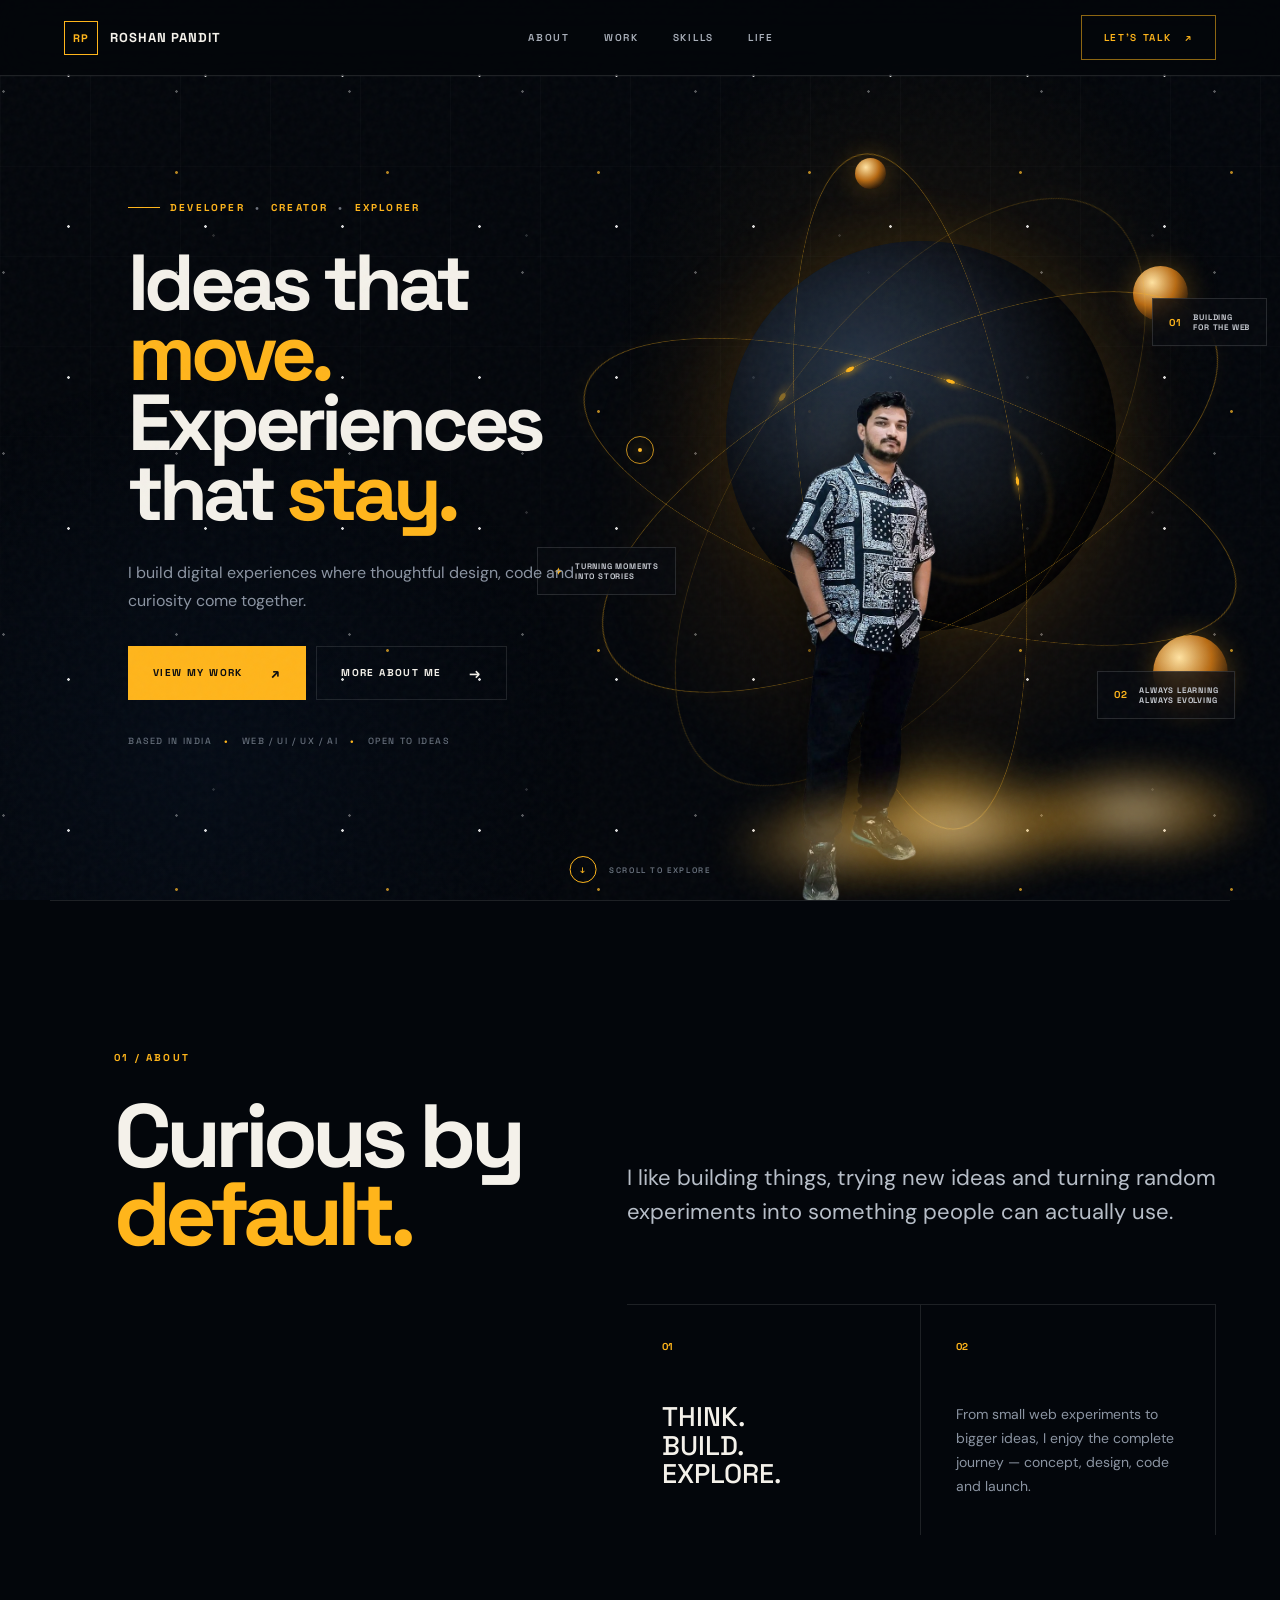
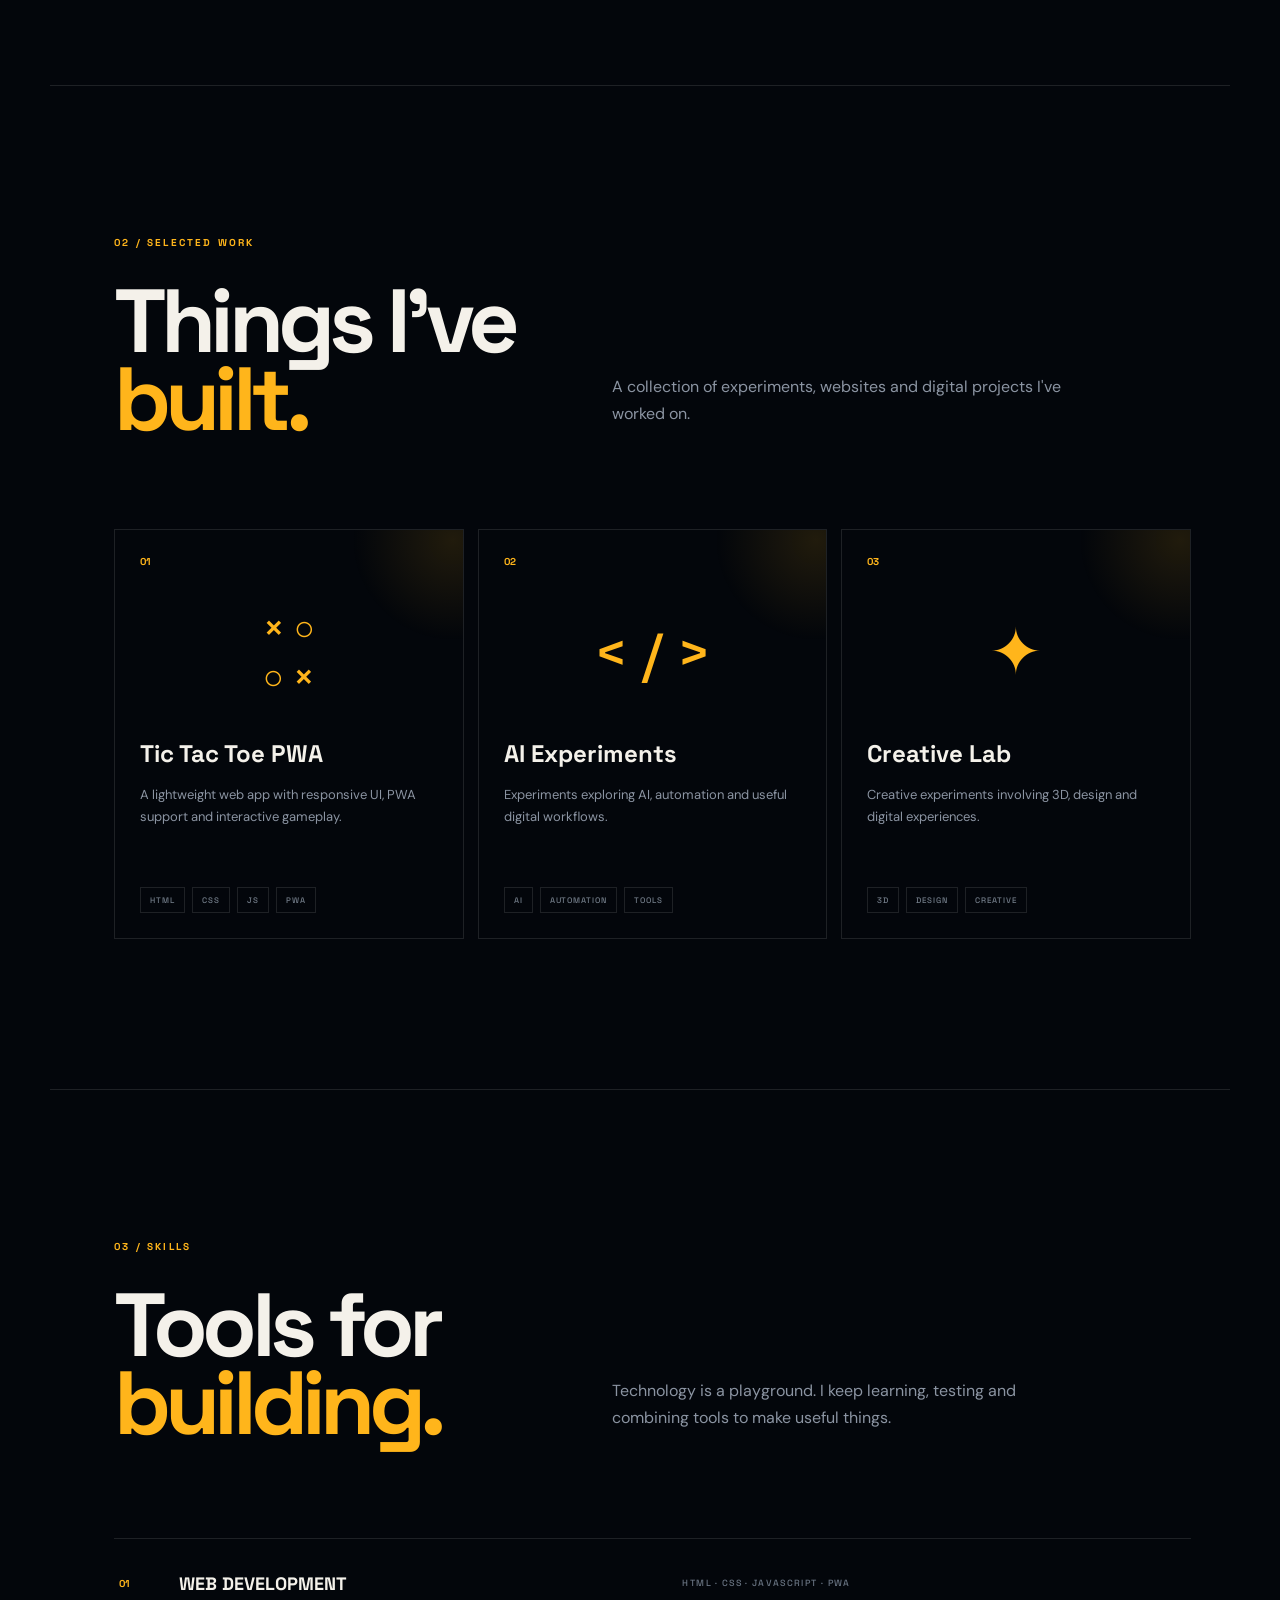
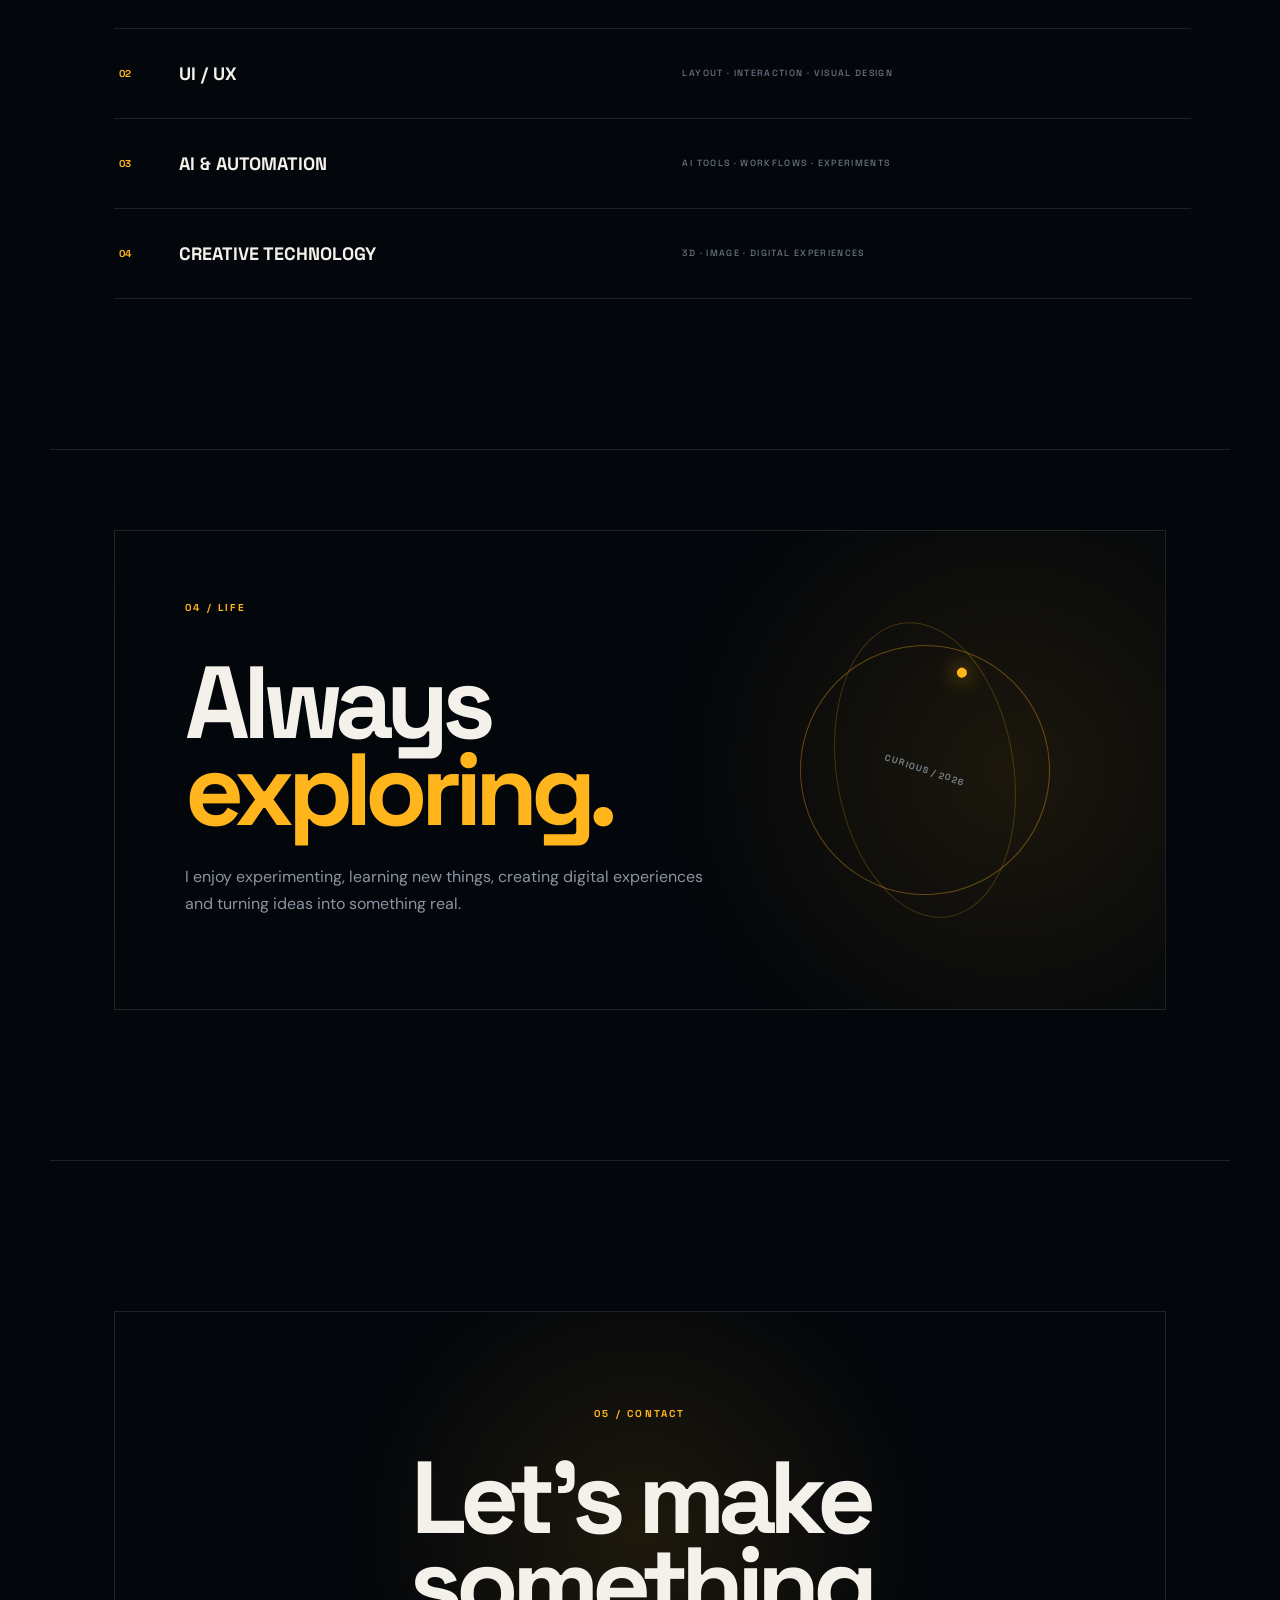
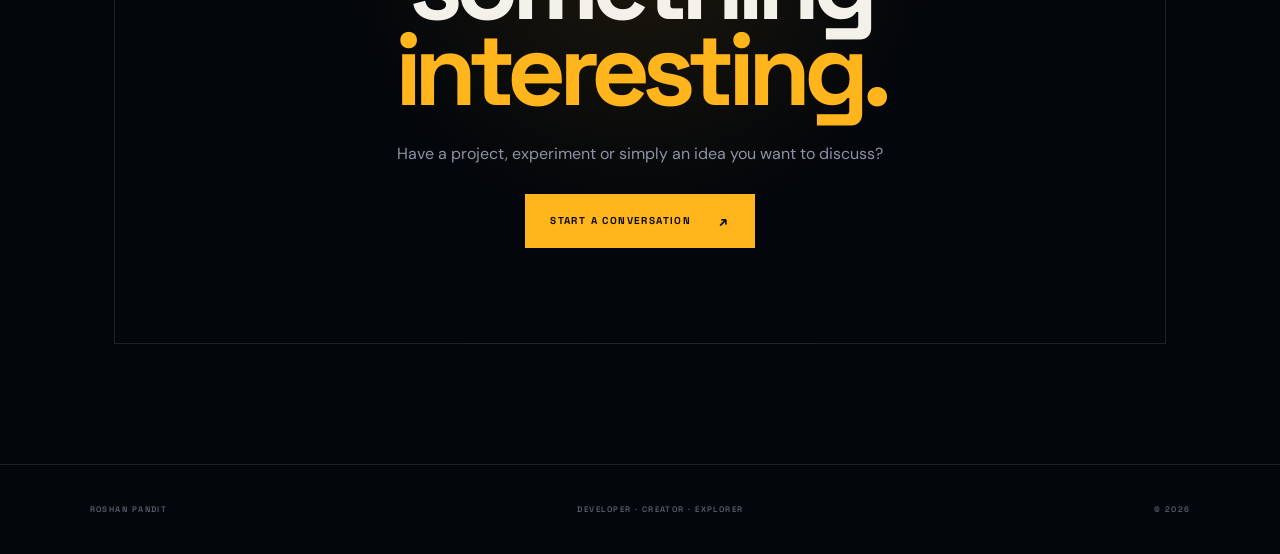
<file: index.html>
<!DOCTYPE html>
<html lang="en">
<head>
  <meta charset="UTF-8">
  <meta name="viewport" content="width=device-width, initial-scale=1.0">
  <meta name="theme-color" content="#05070b">
  <title>Roshan Pandit — Developer • Creator • Explorer</title>
  <link rel="preconnect" href="https://fonts.googleapis.com">
  <link rel="preconnect" href="https://fonts.gstatic.com" crossorigin>
  <link href="https://fonts.googleapis.com/css2?family=DM+Sans:wght@400;500;600;700&family=Space+Grotesk:wght@400;500;600;700&display=swap" rel="stylesheet">
  <link rel="stylesheet" href="style.css">
</head>
<body>
  <div id="cursor"><span></span></div>
  <div class="starfield" aria-hidden="true"></div>
  <div class="noise" aria-hidden="true"></div>

  <header class="site-header">
    <a class="brand" href="#home" aria-label="Roshan Pandit home">
      <span class="brand-mark">RP</span>
      <span>ROSHAN PANDIT</span>
    </a>
    <nav>
      <a href="#about">ABOUT</a>
      <a href="#work">WORK</a>
      <a href="#skills">SKILLS</a>
      <a href="#life">LIFE</a>
    </nav>
    <a class="header-cta magnetic" href="#contact">LET'S TALK <i>↗</i></a>
  </header>

  <main>
    <section class="hero" id="home">
      <div class="hero-grid"></div>
      <div class="hero-copy reveal">
        <div class="eyebrow"><span></span> DEVELOPER <b>•</b> CREATOR <b>•</b> EXPLORER</div>
        <h1>Ideas that <em>move.</em><br>Experiences that <em>stay.</em></h1>
        <p>I build digital experiences where thoughtful design, code and curiosity come together.</p>
        <div class="hero-actions">
          <a class="button button-fill magnetic" href="#work">VIEW MY WORK <span>↗</span></a>
          <a class="button button-line magnetic" href="#about">MORE ABOUT ME <span>→</span></a>
        </div>
        <div class="meta">BASED IN INDIA <b>•</b> WEB / UI / UX / AI <b>•</b> OPEN TO IDEAS</div>
      </div>

      <div class="cosmos" aria-hidden="true">
        <div class="sun-glow"></div>
        <div class="planet planet-main"></div>
        <div class="planet planet-small p1"></div>
        <div class="planet planet-small p2"></div>
        <div class="planet planet-small p3"></div>
        <div class="orbit o1"></div>
        <div class="orbit o2"></div>
        <div class="orbit o3"></div>
        <div class="orbit o4"></div>

        <div class="subject-wrap" data-depth="0.22">
          <div class="subject-glow"></div>
          <img class="subject" src="assets/hero.png" alt="Roshan Pandit">
        </div>

        <div class="cloud cloud-a"></div>
        <div class="cloud cloud-b"></div>
        <div class="cloud cloud-c"></div>

        <div class="orbit-label label-one"><b>01</b><span>BUILDING<br>FOR THE WEB</span></div>
        <div class="orbit-label label-two"><b>02</b><span>ALWAYS LEARNING<br>ALWAYS EVOLVING</span></div>
        <div class="orbit-label label-three"><b>✦</b><span>TURNING MOMENTS<br>INTO STORIES</span></div>
      </div>

      <a class="scroll-cue" href="#about"><span>↓</span> SCROLL TO EXPLORE</a>
    </section>

    <section class="section about" id="about">
      <div class="section-head reveal">
        <div class="eyebrow">01 / ABOUT</div>
        <h2>Curious by<br><em>default.</em></h2>
      </div>
      <div class="about-content reveal">
        <p class="lead">I like building things, trying new ideas and turning random experiments into something people can actually use.</p>
        <div class="about-lines">
          <div><strong>01</strong><span>THINK.<br>BUILD.<br>EXPLORE.</span></div>
          <div><strong>02</strong><span>From small web experiments to bigger ideas, I enjoy the complete journey — concept, design, code and launch.</span></div>
        </div>
      </div>
    </section>

    <section class="section work" id="work">
      <div class="section-head reveal">
        <div class="eyebrow">02 / SELECTED WORK</div>
        <h2>Things I've<br><em>built.</em></h2>
      </div>
      <p class="section-intro reveal">A collection of experiments, websites and digital projects I've worked on.</p>
      <div class="work-grid">
        <a class="work-card reveal magnetic" href="#" onclick="return false;">
          <span class="card-no">01</span>
          <div class="card-icon tic">× ○<br>○ ×</div>
          <h3>Tic Tac Toe PWA</h3>
          <p>A lightweight web app with responsive UI, PWA support and interactive gameplay.</p>
          <div class="tags"><span>HTML</span><span>CSS</span><span>JS</span><span>PWA</span></div>
        </a>
        <a class="work-card reveal magnetic" href="#" onclick="return false;">
          <span class="card-no">02</span>
          <div class="card-icon code">&lt; / &gt;</div>
          <h3>AI Experiments</h3>
          <p>Experiments exploring AI, automation and useful digital workflows.</p>
          <div class="tags"><span>AI</span><span>AUTOMATION</span><span>TOOLS</span></div>
        </a>
        <a class="work-card reveal magnetic" href="#" onclick="return false;">
          <span class="card-no">03</span>
          <div class="card-icon star">✦</div>
          <h3>Creative Lab</h3>
          <p>Creative experiments involving 3D, design and digital experiences.</p>
          <div class="tags"><span>3D</span><span>DESIGN</span><span>CREATIVE</span></div>
        </a>
      </div>
    </section>

    <section class="section skills" id="skills">
      <div class="section-head reveal">
        <div class="eyebrow">03 / SKILLS</div>
        <h2>Tools for<br><em>building.</em></h2>
      </div>
      <p class="section-intro reveal">Technology is a playground. I keep learning, testing and combining tools to make useful things.</p>
      <div class="skill-list">
        <div class="skill-row reveal"><span>01</span><h3>WEB DEVELOPMENT</h3><p>HTML · CSS · JAVASCRIPT · PWA</p></div>
        <div class="skill-row reveal"><span>02</span><h3>UI / UX</h3><p>LAYOUT · INTERACTION · VISUAL DESIGN</p></div>
        <div class="skill-row reveal"><span>03</span><h3>AI & AUTOMATION</h3><p>AI TOOLS · WORKFLOWS · EXPERIMENTS</p></div>
        <div class="skill-row reveal"><span>04</span><h3>CREATIVE TECHNOLOGY</h3><p>3D · IMAGE · DIGITAL EXPERIENCES</p></div>
      </div>
    </section>

    <section class="section life" id="life">
      <div class="life-card reveal">
        <div class="eyebrow">04 / LIFE</div>
        <h2>Always<br><em>exploring.</em></h2>
        <p>I enjoy experimenting, learning new things, creating digital experiences and turning ideas into something real.</p>
        <div class="life-orbit"><i></i><span>CURIOUS / 2026</span></div>
      </div>
    </section>

    <section class="section contact" id="contact">
      <div class="contact-card reveal">
        <div class="eyebrow">05 / CONTACT</div>
        <h2>Let's make<br>something<br><em>interesting.</em></h2>
        <p>Have a project, experiment or simply an idea you want to discuss?</p>
        <a class="button button-fill magnetic" href="mailto:hello@roshanpandit.dev">START A CONVERSATION <span>↗</span></a>
      </div>
    </section>
  </main>

  <footer>
    <span>ROSHAN PANDIT</span>
    <span>DEVELOPER · CREATOR · EXPLORER</span>
    <span>© 2026</span>
  </footer>

  <script src="script.js"></script>
</body>
</html>
</file>
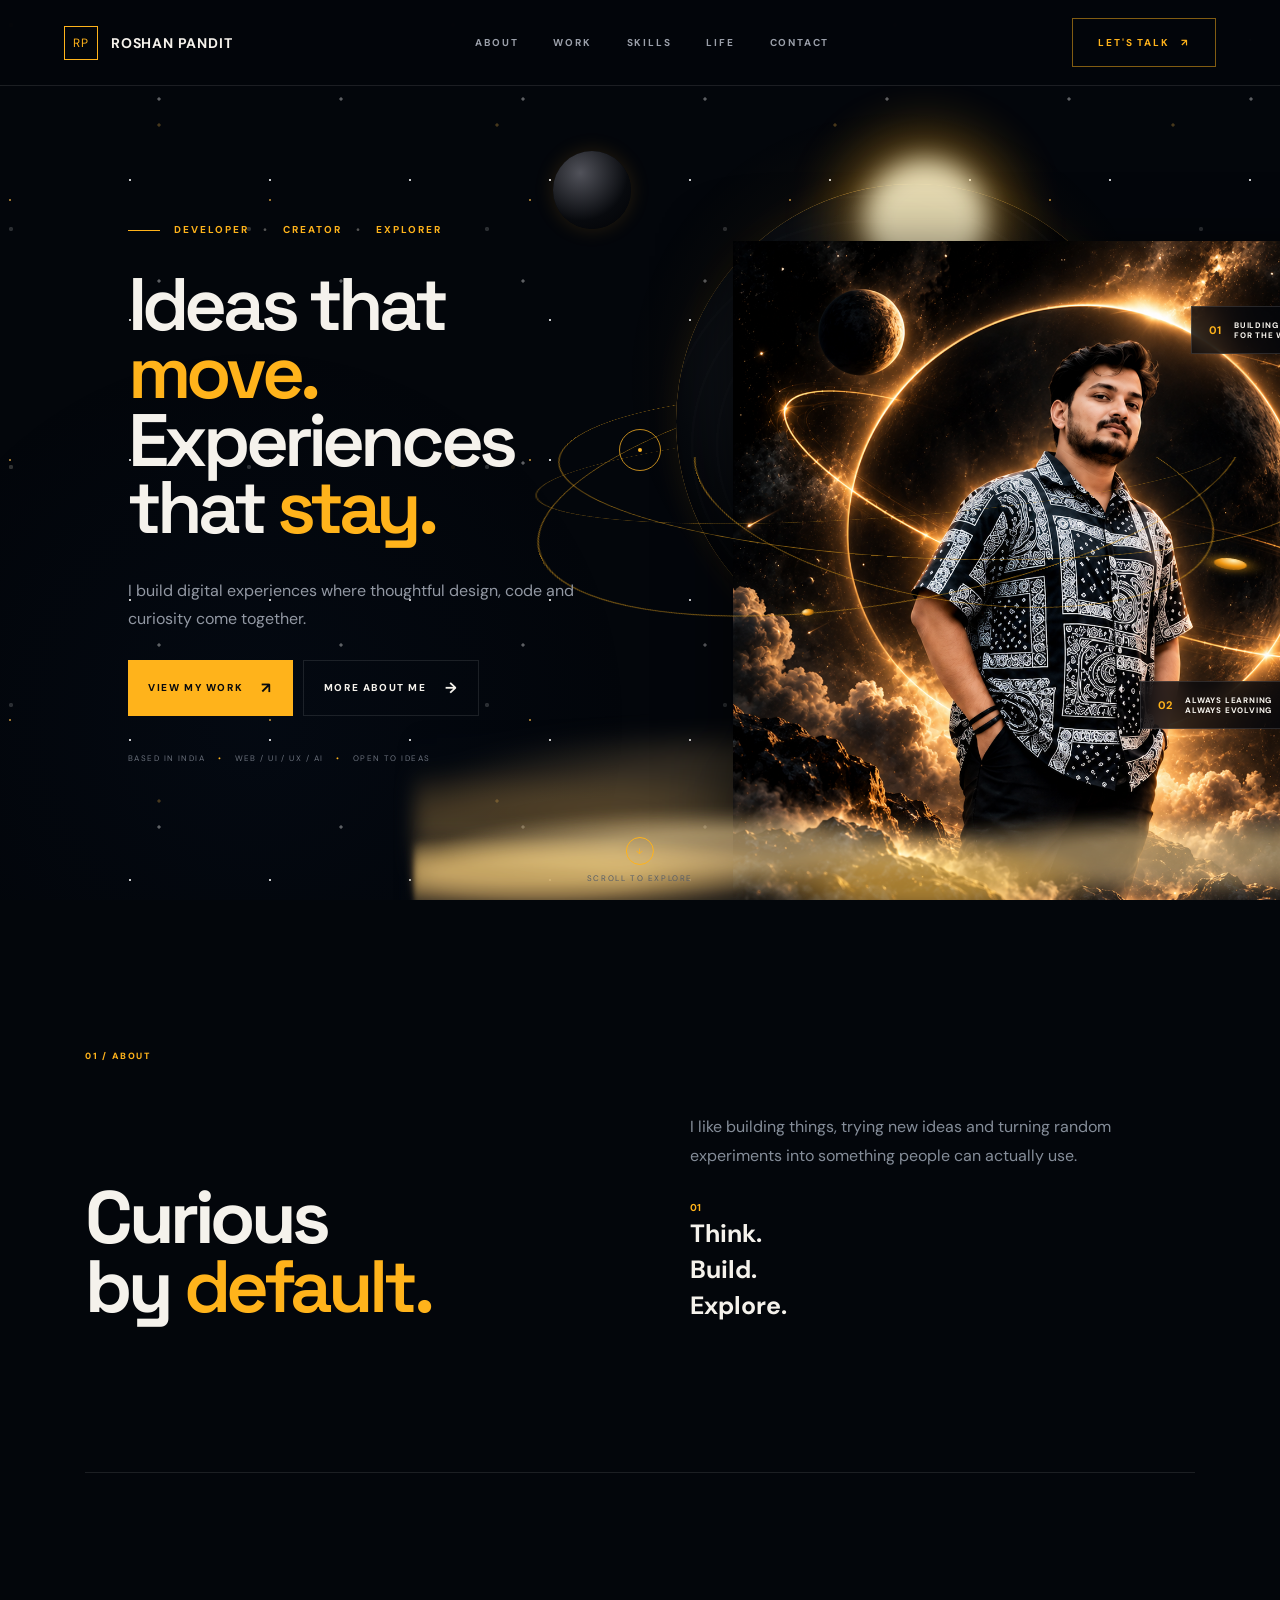
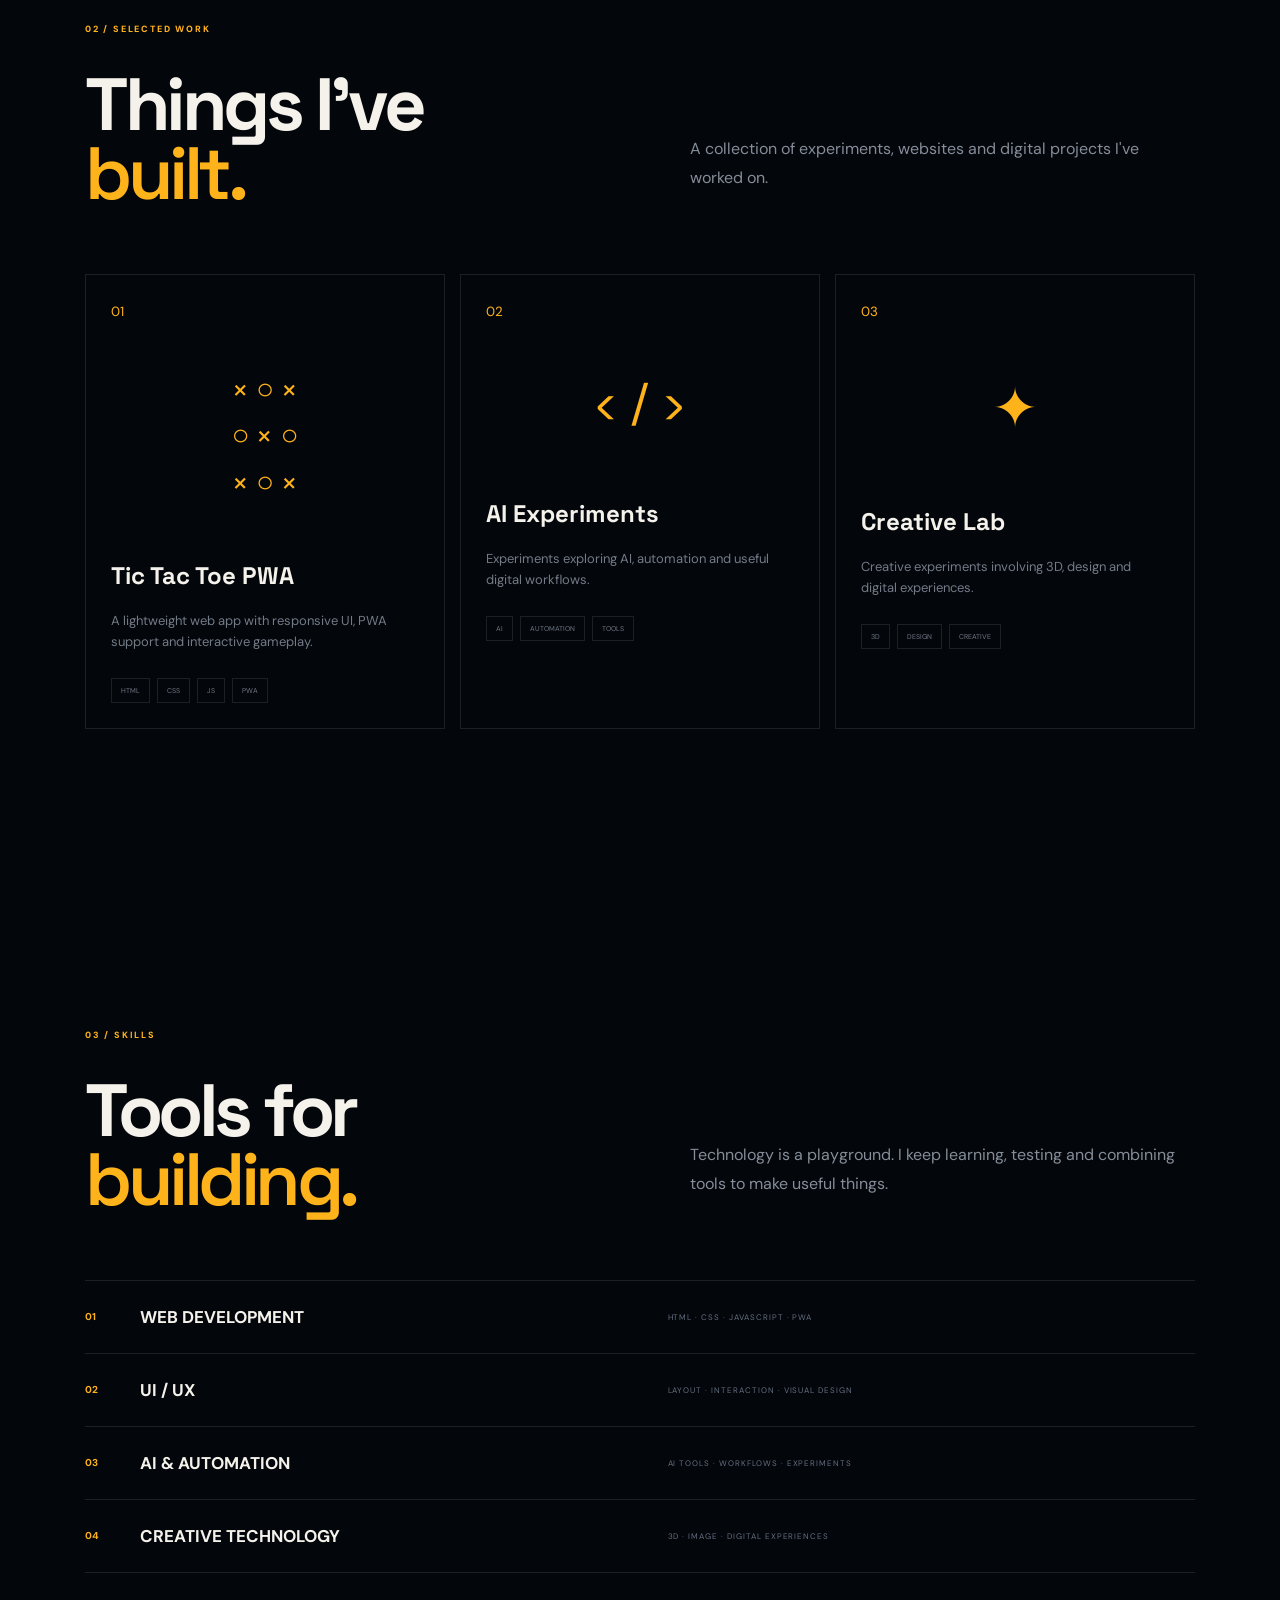
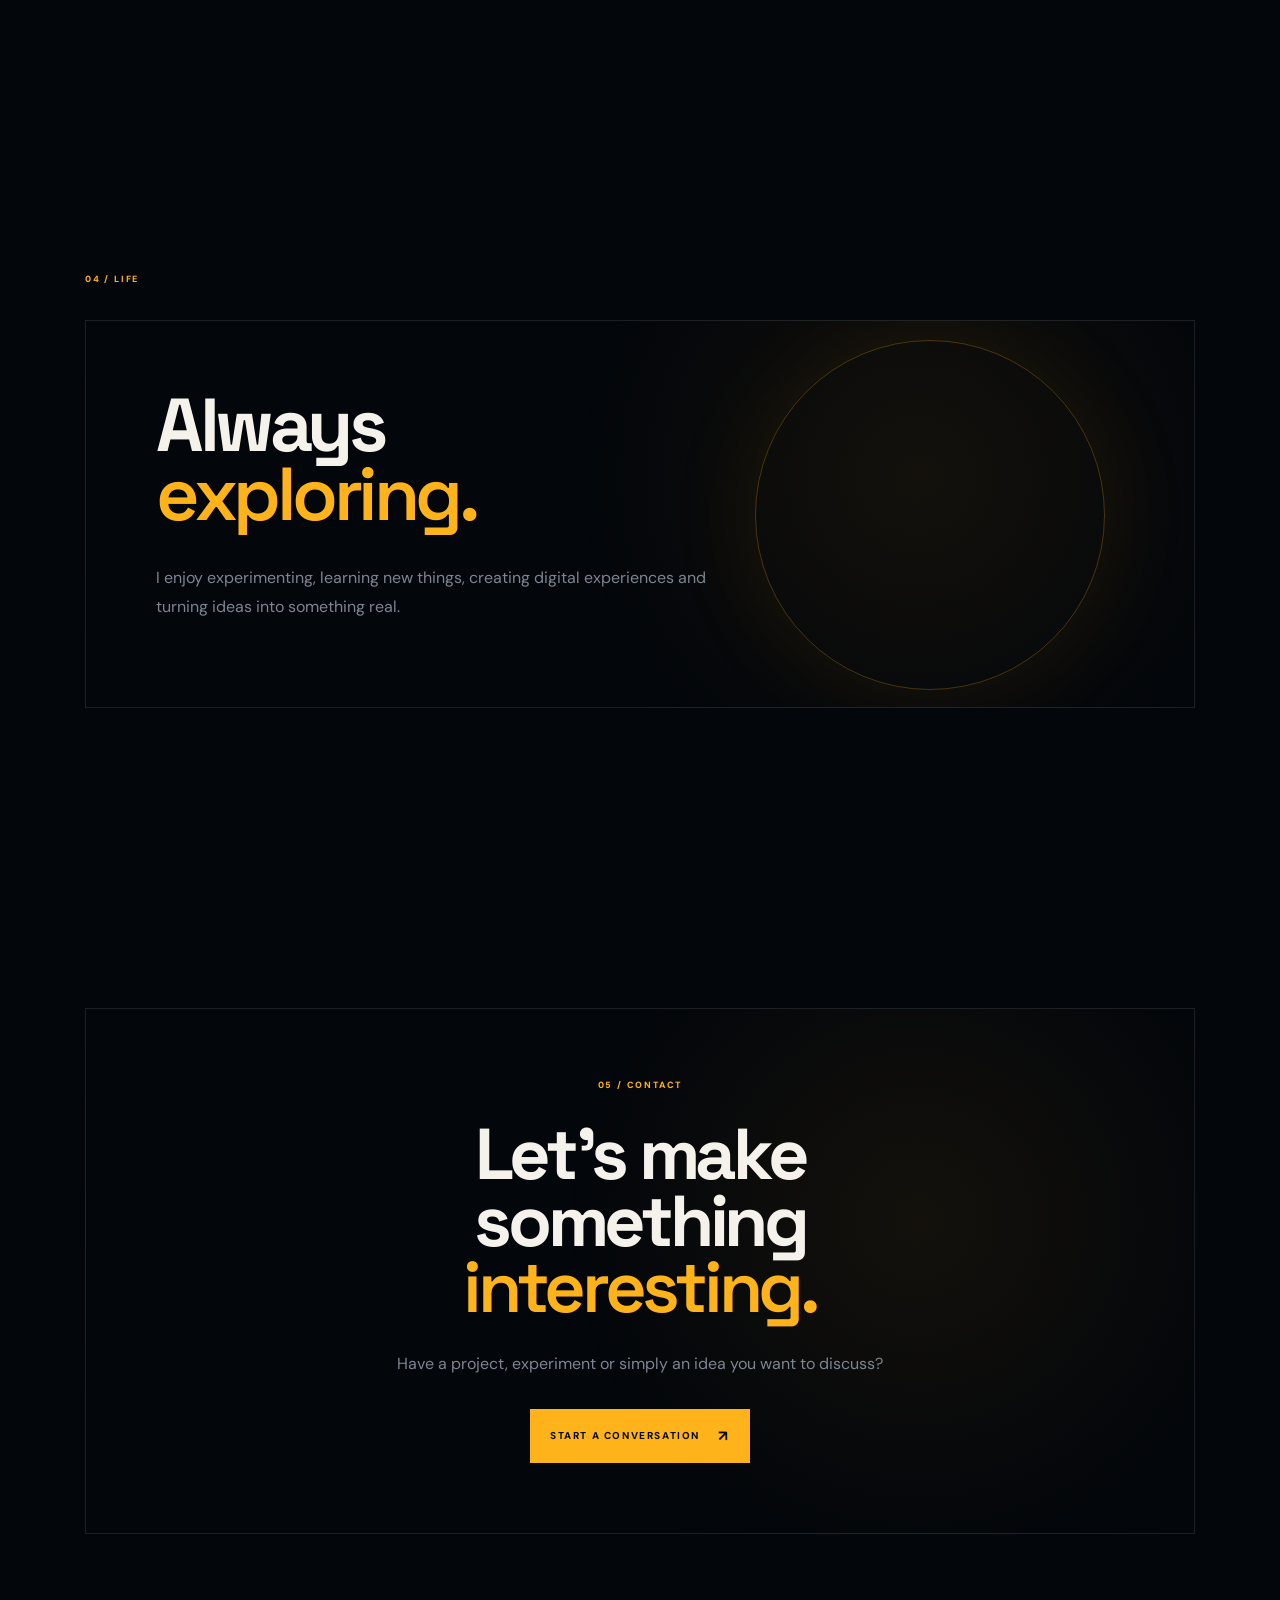
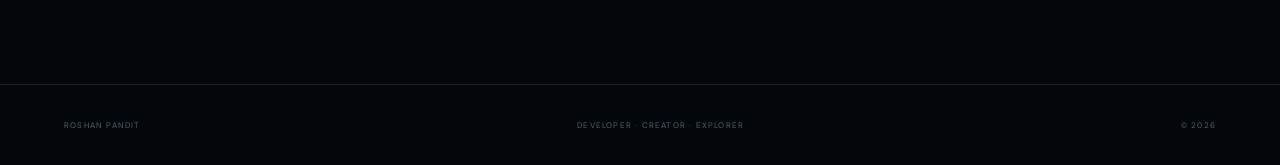
<file: Roshan-Pandit-V9/index.html>
<!DOCTYPE html>
<html lang="en">
<head>
  <meta charset="UTF-8">
  <meta name="viewport" content="width=device-width, initial-scale=1.0">
  <meta name="description" content="Roshan Pandit — developer, creator and explorer.">
  <title>Roshan Pandit — Developer • Creator • Explorer</title>
  <link rel="preconnect" href="https://fonts.googleapis.com">
  <link rel="preconnect" href="https://fonts.gstatic.com" crossorigin>
  <link href="https://fonts.googleapis.com/css2?family=DM+Sans:wght@400;500;600;700&family=Space+Grotesk:wght@500;600;700&display=swap" rel="stylesheet">
  <link rel="stylesheet" href="style.css">
</head>
<body>
  <div id="cursor"><span></span></div>
  <div class="starfield" aria-hidden="true">
    <div class="stars stars-a"></div><div class="stars stars-b"></div><div class="stars stars-c"></div>
  </div>

  <header class="site-header">
    <a class="brand" href="#home"><span>RP</span><b>ROSHAN PANDIT</b></a>
    <nav>
      <a href="#about">ABOUT</a><a href="#work">WORK</a><a href="#skills">SKILLS</a><a href="#life">LIFE</a><a href="#contact">CONTACT</a>
    </nav>
    <a class="talk" href="#contact">LET'S TALK <i>↗</i></a>
  </header>

  <main>
    <section class="hero" id="home">
      <div class="hero-copy">
        <div class="eyebrow"><span></span> DEVELOPER <em>•</em> CREATOR <em>•</em> EXPLORER</div>
        <h1>Ideas that<br><strong>move.</strong><br>Experiences<br>that <strong>stay.</strong></h1>
        <p>I build digital experiences where thoughtful design, code and curiosity come together.</p>
        <div class="actions">
          <a class="btn primary" href="#work">VIEW MY WORK <b>↗</b></a>
          <a class="btn ghost" href="#about">MORE ABOUT ME <b>→</b></a>
        </div>
        <div class="meta">BASED IN INDIA <i>•</i> WEB / UI / UX / AI <i>•</i> OPEN TO IDEAS</div>
      </div>

      <div class="cosmos" id="cosmos">
        <div class="ambient-glow"></div>
        <div class="planet planet-main" data-depth="0.10"><div class="planet-rim"></div><div class="planet-surface"></div></div>
        <div class="sun-glow" data-depth="0.05"></div>

        <div class="orbit orbit-1" data-depth="0.15"><span class="orbital-body body-1"></span></div>
        <div class="orbit orbit-2" data-depth="0.22"><span class="orbital-body body-2"></span></div>
        <div class="orbit orbit-3" data-depth="0.30"><span class="orbital-body body-3"></span></div>
        <div class="orbit orbit-4" data-depth="0.18"><span class="orbital-body body-4"></span></div>

        <div class="far-planet p1" data-depth="0.08"></div>
        <div class="far-planet p2" data-depth="0.12"></div>
        <div class="far-planet p3" data-depth="0.18"></div>

        <div class="hero-person" data-depth="0.38">
          <img src="assets/images/hero-cosmic.png" alt="Roshan Pandit">
        </div>

        <div class="cloud-layer cloud-back" data-depth="0.20"></div>
        <div class="cloud-layer cloud-mid" data-depth="0.32"></div>
        <div class="cloud-layer cloud-front" data-depth="0.48"></div>

        <div class="scene-label label-one"><b>01</b><span>BUILDING<br>FOR THE WEB</span></div>
        <div class="scene-label label-two"><b>02</b><span>ALWAYS LEARNING<br>ALWAYS EVOLVING</span></div>
      </div>

      <div class="scroll-note"><span>↓</span> SCROLL TO EXPLORE</div>
    </section>

    <section class="section about" id="about">
      <div class="section-kicker">01 / ABOUT</div>
      <div class="split">
        <h2>Curious<br>by <strong>default.</strong></h2>
        <div><p>I like building things, trying new ideas and turning random experiments into something people can actually use.</p><div class="number-line"><b>01</b><strong>Think.</strong><strong>Build.</strong><strong>Explore.</strong></div></div>
      </div>
    </section>

    <section class="section work" id="work">
      <div class="section-kicker">02 / SELECTED WORK</div>
      <div class="split intro"><h2>Things I've<br><strong>built.</strong></h2><p>A collection of experiments, websites and digital projects I've worked on.</p></div>
      <div class="cards">
        <article><small>01</small><div class="card-icon">× ○ ×<br>○ × ○<br>× ○ ×</div><h3>Tic Tac Toe PWA</h3><p>A lightweight web app with responsive UI, PWA support and interactive gameplay.</p><div class="tags"><span>HTML</span><span>CSS</span><span>JS</span><span>PWA</span></div></article>
        <article><small>02</small><div class="card-icon code">&lt; / &gt;</div><h3>AI Experiments</h3><p>Experiments exploring AI, automation and useful digital workflows.</p><div class="tags"><span>AI</span><span>AUTOMATION</span><span>TOOLS</span></div></article>
        <article><small>03</small><div class="card-icon star">✦</div><h3>Creative Lab</h3><p>Creative experiments involving 3D, design and digital experiences.</p><div class="tags"><span>3D</span><span>DESIGN</span><span>CREATIVE</span></div></article>
      </div>
    </section>

    <section class="section skills" id="skills">
      <div class="section-kicker">03 / SKILLS</div>
      <div class="split intro"><h2>Tools for<br><strong>building.</strong></h2><p>Technology is a playground. I keep learning, testing and combining tools to make useful things.</p></div>
      <div class="skill-list">
        <div><b>01</b><strong>WEB DEVELOPMENT</strong><span>HTML · CSS · JAVASCRIPT · PWA</span></div>
        <div><b>02</b><strong>UI / UX</strong><span>LAYOUT · INTERACTION · VISUAL DESIGN</span></div>
        <div><b>03</b><strong>AI & AUTOMATION</strong><span>AI TOOLS · WORKFLOWS · EXPERIMENTS</span></div>
        <div><b>04</b><strong>CREATIVE TECHNOLOGY</strong><span>3D · IMAGE · DIGITAL EXPERIENCES</span></div>
      </div>
    </section>

    <section class="section life" id="life">
      <div class="section-kicker">04 / LIFE</div>
      <div class="life-card"><h2>Always<br><strong>exploring.</strong></h2><p>I enjoy experimenting, learning new things, creating digital experiences and turning ideas into something real.</p><div class="life-orb"></div></div>
    </section>

    <section class="section contact" id="contact">
      <div class="contact-card"><div class="section-kicker">05 / CONTACT</div><h2>Let's make<br>something<br><strong>interesting.</strong></h2><p>Have a project, experiment or simply an idea you want to discuss?</p><a class="btn primary" href="mailto:hello@example.com">START A CONVERSATION <b>↗</b></a></div>
    </section>
  </main>

  <footer><span>ROSHAN PANDIT</span><span>DEVELOPER · CREATOR · EXPLORER</span><span>© 2026</span></footer>
  <script src="script.js"></script>
</body>
</html>
</file>
<file: style.css>
:root{
  --bg:#03060b;--panel:#070b11;--text:#f4f1ea;--muted:#8b94a2;
  --gold:#ffb51b;--line:rgba(255,255,255,.11);--max:1180px;
}
*{box-sizing:border-box;margin:0;padding:0}
html{scroll-behavior:smooth}
body{background:var(--bg);color:var(--text);font-family:"DM Sans",sans-serif;overflow-x:hidden}
body:before{content:"";position:fixed;inset:0;pointer-events:none;background:radial-gradient(circle at 72% 35%,rgba(255,169,25,.08),transparent 28%),radial-gradient(circle at 15% 85%,rgba(30,80,150,.08),transparent 30%);z-index:-3}
a{color:inherit;text-decoration:none}
.noise{position:fixed;inset:0;z-index:20;pointer-events:none;opacity:.035;background-image:url("data:image/svg+xml,%3Csvg viewBox='0 0 160 160' xmlns='http://www.w3.org/2000/svg'%3E%3Cfilter id='n'%3E%3CfeTurbulence type='fractalNoise' baseFrequency='.9' numOctaves='3' stitchTiles='stitch'/%3E%3C/filter%3E%3Crect width='100%25' height='100%25' filter='url(%23n)'/%3E%3C/svg%3E")}
.starfield{position:fixed;inset:0;z-index:-2;overflow:hidden;background-image:radial-gradient(circle,rgba(255,255,255,.85) 0 1px,transparent 1.6px),radial-gradient(circle,rgba(255,185,40,.7) 0 1px,transparent 1.8px);background-size:137px 151px,211px 239px;background-position:0 0,71px 53px;animation:spaceDrift 38s linear infinite}
.starfield:before,.starfield:after{content:"";position:absolute;inset:-20%;background-image:radial-gradient(circle,rgba(255,255,255,.6) 0 1px,transparent 1.5px);background-size:173px 181px;animation:spaceDrift 65s linear infinite reverse;opacity:.55}
.starfield:after{background-size:313px 277px;animation-duration:95s;opacity:.25}
@keyframes spaceDrift{to{transform:translate3d(-180px,130px,0)}}

.site-header{height:76px;border-bottom:1px solid var(--line);display:flex;align-items:center;justify-content:space-between;padding:0 5vw;position:fixed;top:0;left:0;right:0;z-index:30;background:rgba(3,6,11,.72);backdrop-filter:blur(18px)}
.brand{display:flex;align-items:center;gap:12px;font:700 13px "Space Grotesk";letter-spacing:.08em}
.brand-mark{width:34px;height:34px;border:1px solid var(--gold);display:grid;place-items:center;color:var(--gold);font-size:11px}
nav{display:flex;gap:34px}
nav a,.header-cta{font:600 10px "Space Grotesk";letter-spacing:.17em;color:#aab0ba}
nav a:hover,.header-cta:hover{color:var(--gold)}
.header-cta{border:1px solid rgba(255,181,27,.55);padding:15px 22px;color:var(--gold)}
.header-cta i{font-style:normal;margin-left:9px}

.hero{min-height:100svh;padding:76px 5vw 28px;position:relative;display:grid;grid-template-columns:45% 55%;align-items:center;isolation:isolate}
.hero-grid{position:absolute;inset:76px 0 0;background-image:linear-gradient(rgba(255,255,255,.025) 1px,transparent 1px),linear-gradient(90deg,rgba(255,255,255,.025) 1px,transparent 1px);background-size:90px 90px;mask-image:linear-gradient(to bottom,black,transparent 90%)}
.hero-copy{position:relative;z-index:8;max-width:610px;margin-left:5vw}
.eyebrow{color:var(--gold);font:700 10px "Space Grotesk";letter-spacing:.22em;display:flex;gap:10px;align-items:center}
.eyebrow span{width:32px;height:1px;background:var(--gold)}
.eyebrow b{color:#6e737c}
h1,h2,h3{font-family:"Space Grotesk",sans-serif}
h1{font-size:clamp(58px,6.2vw,105px);line-height:.88;letter-spacing:-.065em;margin:34px 0 32px}
h1 em,h2 em{font-style:normal;color:var(--gold)}
.hero-copy>p{font-size:16px;line-height:1.7;color:var(--muted);max-width:530px}
.hero-actions{display:flex;gap:10px;margin-top:32px}
.button{min-height:54px;padding:0 24px;display:inline-flex;align-items:center;justify-content:center;gap:28px;font:700 10px "Space Grotesk";letter-spacing:.14em;border:1px solid var(--line);transition:.35s ease}
.button-fill{background:var(--gold);color:#090b0f;border-color:var(--gold)}
.button-line:hover{border-color:var(--gold);color:var(--gold)}
.button-fill:hover{box-shadow:0 0 40px rgba(255,181,27,.22);transform:translateY(-3px)}
.button span{font-size:14px}
.meta{font:500 9px "Space Grotesk";letter-spacing:.18em;color:#646d79;margin-top:35px}
.meta b{color:var(--gold);margin:0 8px}

.cosmos{position:absolute;right:1vw;top:76px;bottom:0;width:62%;overflow:hidden;z-index:3;transform-style:preserve-3d}
.sun-glow{position:absolute;width:650px;height:650px;border-radius:50%;right:5%;top:50%;transform:translateY(-48%);background:radial-gradient(circle,rgba(255,179,35,.17),rgba(255,147,10,.07) 36%,transparent 68%);filter:blur(12px)}
.planet-main{position:absolute;width:390px;height:390px;border-radius:50%;right:19%;top:20%;background:radial-gradient(circle at 35% 32%,#26364a,#101722 42%,#05080d 73%);box-shadow:inset -40px -35px 80px #000,0 0 80px rgba(255,176,34,.11);opacity:.88}
.planet-main:after{content:"";position:absolute;inset:9%;border-radius:50%;background:radial-gradient(circle at 65% 70%,transparent 0 25%,rgba(255,181,35,.08) 26% 27%,transparent 28%),radial-gradient(circle at 25% 50%,rgba(255,255,255,.05),transparent 22%);filter:blur(2px)}
.planet-small{position:absolute;border-radius:50%;background:radial-gradient(circle at 35% 30%,#ffe3a2,#b76a13 45%,#321d08 75%);box-shadow:0 0 28px rgba(255,173,25,.28)}
.p1{width:55px;height:55px;right:10%;top:23%;animation:float1 11s ease-in-out infinite}
.p2{width:31px;height:31px;right:48%;top:10%;animation:float2 14s ease-in-out infinite}
.p3{width:75px;height:75px;right:5%;bottom:23%;animation:float3 16s ease-in-out infinite}
@keyframes float1{50%{transform:translate(-35px,25px)}}
@keyframes float2{50%{transform:translate(28px,42px)}}
@keyframes float3{50%{transform:translate(-40px,-25px)}}

.orbit{position:absolute;right:2%;top:14%;width:86%;height:73%;border:1px solid rgba(255,181,27,.42);border-radius:50%;transform-style:preserve-3d;box-shadow:0 0 24px rgba(255,181,27,.04)}
.o1{transform:rotate(18deg) rotateX(67deg)}
.o2{transform:rotate(-28deg) rotateX(63deg)}
.o3{transform:rotate(82deg) rotateX(69deg)}
.o4{transform:rotate(-55deg) rotateX(58deg);opacity:.48}
.orbit:after{content:"";position:absolute;width:9px;height:9px;border-radius:50%;background:var(--gold);box-shadow:0 0 15px 4px rgba(255,181,27,.7);left:50%;top:-5px;animation:orbitDot 9s linear infinite}
@keyframes orbitDot{to{transform:rotate(360deg) translateX(190px) rotate(-360deg)}}

.subject-wrap{position:absolute;z-index:8;right:24%;bottom:-1%;height:77%;width:300px;display:flex;align-items:flex-end;justify-content:center;transition:transform .2s ease-out}
.subject-glow{position:absolute;bottom:3%;width:270px;height:150px;border-radius:50%;background:radial-gradient(ellipse,rgba(255,187,54,.5),transparent 70%);filter:blur(20px)}
.subject{position:relative;z-index:2;height:100%;width:auto;object-fit:contain;filter:drop-shadow(0 22px 24px rgba(0,0,0,.65))}
.cloud{position:absolute;z-index:10;bottom:3%;height:95px;border-radius:50%;filter:blur(18px);background:radial-gradient(ellipse,rgba(255,235,196,.88),rgba(255,181,49,.42) 38%,transparent 72%);opacity:.8}
.cloud-a{width:330px;right:19%;animation:cloudMove 9s ease-in-out infinite}
.cloud-b{width:250px;right:1%;bottom:5%;animation:cloudMove 12s ease-in-out infinite reverse}
.cloud-c{width:210px;right:42%;bottom:1%;opacity:.5;animation:cloudMove 15s ease-in-out infinite}
@keyframes cloudMove{50%{transform:translateX(35px) scaleY(1.12)}}
.orbit-label{position:absolute;z-index:12;border:1px solid rgba(255,255,255,.13);background:rgba(7,10,15,.78);backdrop-filter:blur(12px);padding:13px 16px;display:flex;gap:12px;align-items:center;font:700 8px "Space Grotesk";letter-spacing:.1em}
.orbit-label b{color:var(--gold);font-size:10px}.orbit-label span{color:#c4c8cf}
.label-one{right:0;top:27%}.label-two{right:4%;bottom:22%}.label-three{left:8%;bottom:37%}
.scroll-cue{position:absolute;z-index:15;bottom:17px;left:50%;transform:translateX(-50%);font:600 8px "Space Grotesk";letter-spacing:.2em;color:#68717d}
.scroll-cue span{display:inline-grid;place-items:center;width:27px;height:27px;border:1px solid var(--gold);border-radius:50%;color:var(--gold);margin-right:9px}

.section{max-width:var(--max);margin:auto;padding:150px 5vw;border-top:1px solid var(--line);position:relative}
.section-head h2{font-size:clamp(58px,7vw,105px);line-height:.87;letter-spacing:-.065em;margin-top:34px}
.about{display:grid;grid-template-columns:44% 56%;gap:50px}
.about-content{padding-top:110px}.lead{font-size:22px;line-height:1.55;color:#b7bec8;max-width:600px}
.about-lines{margin-top:75px;border-top:1px solid var(--line);display:grid;grid-template-columns:1fr 1fr}
.about-lines>div{padding:35px;border-right:1px solid var(--line);min-height:230px}
.about-lines strong{font:700 10px "Space Grotesk";color:var(--gold);display:block;margin-bottom:50px}
.about-lines span{font:500 27px/1.05 "Space Grotesk";display:block}.about-lines div+div span{font:400 14px/1.7 "DM Sans";color:var(--muted)}

.work{display:grid;grid-template-columns:45% 55%;gap:25px}
.work .section-head{grid-column:1}.section-intro{grid-column:2;align-self:end;max-width:450px;color:var(--muted);line-height:1.7;padding-bottom:12px}
.work-grid{grid-column:1/-1;display:grid;grid-template-columns:repeat(3,1fr);gap:14px;margin-top:65px}
.work-card{min-height:410px;border:1px solid var(--line);padding:25px;position:relative;display:flex;flex-direction:column;overflow:hidden;transition:.4s ease}
.work-card:before{content:"";position:absolute;width:220px;height:220px;border-radius:50%;right:-100px;top:-100px;background:radial-gradient(circle,rgba(255,181,27,.12),transparent 65%);transition:.5s}
.work-card:hover{border-color:rgba(255,181,27,.5);transform:translateY(-8px)}.work-card:hover:before{transform:scale(1.6)}
.card-no{font:700 10px "Space Grotesk";color:var(--gold)}
.card-icon{height:170px;display:grid;place-items:center;color:var(--gold);font:500 55px "Space Grotesk";line-height:.8}
.tic{font-size:35px;line-height:1.4}.star{font-size:64px}
.work-card h3{font-size:24px;margin-bottom:15px}.work-card p{font-size:13px;line-height:1.65;color:var(--muted);max-width:330px}.tags{display:flex;gap:7px;margin-top:auto}.tags span{font:500 8px "Space Grotesk";letter-spacing:.12em;border:1px solid var(--line);padding:7px 9px;color:#737d89}

.skills{display:grid;grid-template-columns:45% 55%;gap:25px}.skills .section-head{grid-column:1}.skills .section-intro{grid-column:2}
.skill-list{grid-column:1/-1;margin-top:70px;border-top:1px solid var(--line)}.skill-row{display:grid;grid-template-columns:60px 1fr 1fr;align-items:center;min-height:90px;border-bottom:1px solid var(--line);transition:.3s;padding:0 5px}.skill-row:hover{padding-left:18px;background:rgba(255,181,27,.025)}.skill-row>span{font:700 10px "Space Grotesk";color:var(--gold)}.skill-row h3{font-size:18px}.skill-row p{font:500 9px "Space Grotesk";letter-spacing:.15em;color:#697482}

.life{padding-top:80px}.life-card{border:1px solid var(--line);min-height:480px;padding:70px;position:relative;overflow:hidden;background:radial-gradient(circle at 85% 50%,rgba(255,181,27,.1),transparent 38%)}
.life-card h2{font-size:clamp(60px,8vw,115px);line-height:.85;letter-spacing:-.07em;margin-top:45px}.life-card p{max-width:530px;color:var(--muted);line-height:1.7;margin-top:30px}.life-orbit{position:absolute;right:11%;top:50%;width:250px;height:250px;border:1px solid rgba(255,181,27,.35);border-radius:50%;transform:translateY(-50%) rotate(18deg)}.life-orbit:before{content:"";position:absolute;inset:35px -25px;border:1px solid rgba(255,181,27,.22);border-radius:50%;transform:rotate(63deg)}.life-orbit i{position:absolute;width:10px;height:10px;background:var(--gold);border-radius:50%;top:15px;left:50%;box-shadow:0 0 20px var(--gold)}.life-orbit span{position:absolute;left:50%;top:50%;transform:translate(-50%,-50%);font:700 9px "Space Grotesk";letter-spacing:.15em;color:#777f89}

.contact{padding-bottom:120px}.contact-card{text-align:center;border:1px solid var(--line);padding:95px 20px;background:radial-gradient(circle at 50% 35%,rgba(255,181,27,.11),transparent 45%)}.contact-card .eyebrow{justify-content:center}.contact-card h2{font-size:clamp(60px,8vw,115px);line-height:.84;letter-spacing:-.07em;margin:35px 0 30px}.contact-card p{color:var(--muted);margin-bottom:30px}

footer{border-top:1px solid var(--line);height:90px;display:flex;align-items:center;justify-content:space-between;padding:0 7vw;color:#59626e;font:600 8px "Space Grotesk";letter-spacing:.18em}

#cursor{position:fixed;z-index:100;width:28px;height:28px;border:1px solid rgba(255,181,27,.75);border-radius:50%;pointer-events:none;transform:translate(-50%,-50%);transition:width .25s,height .25s,background .25s,opacity .25s;mix-blend-mode:screen}
#cursor span{position:absolute;width:4px;height:4px;border-radius:50%;background:var(--gold);left:50%;top:50%;transform:translate(-50%,-50%);box-shadow:0 0 12px var(--gold)}
body.cursor-hover #cursor{width:58px;height:58px;background:rgba(255,181,27,.08)}
body.cursor-hover #cursor span{width:7px;height:7px}

.reveal{opacity:0;transform:translateY(35px);transition:opacity .9s ease,transform .9s ease}.reveal.visible{opacity:1;transform:none}

@media(max-width:900px){
  .site-header{padding:0 20px}.site-header nav{display:none}.header-cta{padding:12px 14px}
  .hero{grid-template-columns:1fr;min-height:920px;padding-top:90px}.hero-copy{margin:0;align-self:start;padding-top:70px;z-index:15}.hero-copy h1{font-size:clamp(55px,13vw,92px);max-width:600px}
  .cosmos{position:absolute;top:390px;left:0;right:0;width:100%;height:530px}.planet-main{width:310px;height:310px;right:15%;top:5%}.subject-wrap{right:19%;height:85%;width:230px}.orbit{right:-18%;width:120%;height:80%;top:8%}.label-three{display:none}
  .section{padding:110px 22px}.about,.work,.skills{display:block}.about-content{padding-top:60px}.section-intro{margin-top:30px}.work-grid{grid-template-columns:1fr;margin-top:45px}.work-card{min-height:360px}.skill-list{margin-top:50px}.skill-row{grid-template-columns:45px 1fr;gap:12px;padding:18px 0}.skill-row p{grid-column:2}.life-card{padding:45px 30px}.life-orbit{opacity:.3;right:-80px}.contact-card{padding:70px 20px}footer{padding:0 22px;font-size:7px}footer span:nth-child(2){display:none}
}
@media(max-width:520px){
  #cursor{display:none}.hero{min-height:850px}.hero-actions{flex-direction:column;align-items:flex-start}.cosmos{top:430px;height:420px}.subject-wrap{right:13%;height:90%}.planet-main{width:245px;height:245px;right:6%}.orbit-label{display:none}.meta{font-size:7px}.about-lines{grid-template-columns:1fr}.about-lines>div{border-right:0;border-bottom:1px solid var(--line)}.life-card{min-height:440px}
}
</file>
<file: Roshan-Pandit-V9/style.css>
:root{--bg:#03060b;--text:#f5f2ec;--muted:#858c98;--gold:#ffb31b;--line:rgba(255,255,255,.10)}
*{box-sizing:border-box}html{scroll-behavior:smooth}body{margin:0;background:var(--bg);color:var(--text);font-family:"DM Sans",sans-serif;overflow-x:hidden}
body:before{content:"";position:fixed;inset:0;pointer-events:none;background:radial-gradient(circle at 70% 42%,rgba(255,171,25,.10),transparent 26%),radial-gradient(circle at 20% 80%,rgba(24,55,100,.08),transparent 30%);z-index:-2}
.site-header{height:86px;border-bottom:1px solid var(--line);display:flex;align-items:center;justify-content:space-between;padding:0 5vw;position:fixed;top:0;left:0;right:0;background:rgba(3,6,11,.78);backdrop-filter:blur(18px);z-index:100}
.brand{display:flex;align-items:center;gap:13px;color:var(--text);text-decoration:none;letter-spacing:.05em}.brand span{width:34px;height:34px;border:1px solid var(--gold);display:grid;place-items:center;color:var(--gold);font-size:12px}.brand b{font-size:14px}
nav{display:flex;gap:35px}nav a,.talk{color:#9ba0aa;text-decoration:none;font-size:10px;letter-spacing:.18em;font-weight:700}.talk{border:1px solid rgba(255,179,27,.5);padding:17px 25px;color:var(--gold)}.talk i{font-style:normal;margin-left:8px}
.hero{min-height:100vh;height:900px;position:relative;padding:86px 5vw 0;display:flex;align-items:center;overflow:hidden}.hero-copy{width:43%;position:relative;z-index:30;margin-left:5vw}.eyebrow{color:var(--gold);font-size:10px;font-weight:700;letter-spacing:.20em;margin-bottom:35px}.eyebrow span{display:inline-block;width:32px;border-top:1px solid var(--gold);vertical-align:middle;margin-right:10px}.eyebrow em{font-style:normal;color:#555;margin:0 10px}
h1,h2,h3{font-family:"Space Grotesk",sans-serif;margin:0}h1{font-size:clamp(55px,5.8vw,96px);line-height:.91;letter-spacing:-.065em;font-weight:600}h1 strong,h2 strong{color:var(--gold);font-weight:600} .hero-copy p{max-width:530px;color:#9298a3;font-size:16px;line-height:1.75;margin:35px 0 27px}.actions{display:flex;gap:10px}.btn{display:inline-flex;align-items:center;justify-content:space-between;min-width:158px;padding:17px 20px;text-decoration:none;font-size:10px;letter-spacing:.16em;font-weight:800}.btn b{font-size:15px;margin-left:18px}.primary{background:var(--gold);color:#080a0e}.ghost{border:1px solid var(--line);color:var(--text)}.meta{font-size:8px;letter-spacing:.18em;color:#6c727d;margin-top:37px}.meta i{color:var(--gold);font-style:normal;margin:0 9px}
.cosmos{position:absolute;right:-4%;top:86px;width:64%;height:calc(100% - 86px);perspective:1000px;transform-style:preserve-3d}.ambient-glow{position:absolute;width:58%;height:65%;left:22%;top:15%;background:radial-gradient(ellipse,rgba(255,167,20,.20),rgba(255,151,0,.07) 32%,transparent 70%);filter:blur(20px)}
.planet-main{position:absolute;width:58%;aspect-ratio:1;left:20%;top:12%;border-radius:50%;background:radial-gradient(circle at 42% 35%,#1b2027 0 10%,#080b10 50%,#010307 72%);box-shadow:0 0 35px rgba(255,176,38,.08),inset -35px -15px 80px #000;overflow:hidden}.planet-surface{position:absolute;inset:0;border-radius:50%;background:radial-gradient(circle at 58% 18%,rgba(255,255,255,.05),transparent 28%),repeating-radial-gradient(circle at 40% 55%,transparent 0 22px,rgba(255,255,255,.015) 23px 25px)}.planet-rim{position:absolute;inset:-2px;border-radius:50%;border:2px solid rgba(255,190,71,.9);box-shadow:0 0 25px rgba(255,174,34,.55),0 0 70px rgba(255,157,18,.18)}
.sun-glow{position:absolute;left:43%;top:9%;width:15%;height:15%;border-radius:50%;background:#fff2c5;filter:blur(13px);box-shadow:0 0 50px 25px rgba(255,172,32,.45);opacity:.9}
.orbit{position:absolute;left:5%;top:18%;width:91%;height:55%;border:1px solid rgba(255,181,31,.55);border-radius:50%;transform-style:preserve-3d;animation:orbitSpin 18s linear infinite}.orbit-1{transform:rotateX(67deg) rotateZ(8deg)}.orbit-2{transform:rotateX(72deg) rotateZ(72deg);animation-duration:25s}.orbit-3{transform:rotateX(61deg) rotateZ(-30deg);animation-duration:31s}.orbit-4{transform:rotateX(78deg) rotateZ(145deg);animation-duration:22s;opacity:.65}
@keyframes orbitSpin{from{rotate:0deg}to{rotate:360deg}}.orbital-body{position:absolute;width:14px;height:14px;border-radius:50%;background:radial-gradient(circle at 30% 25%,#fff1bd,#f39a13 45%,#673b08);box-shadow:0 0 16px rgba(255,170,26,.9);top:-7px;left:50%}.body-2{width:23px;height:23px;top:20%;left:94%}.body-3{width:9px;height:9px;top:90%;left:21%}.body-4{width:18px;height:18px;top:47%;left:0}
.far-planet{position:absolute;border-radius:50%;background:radial-gradient(circle at 35% 28%,#51525a,#080a0e 63%,#010205);box-shadow:0 0 20px rgba(255,170,30,.15)}.p1{width:78px;height:78px;left:5%;top:8%}.p2{width:55px;height:55px;right:4%;top:34%}.p3{width:125px;height:125px;right:10%;bottom:13%}
.hero-person{position:absolute;z-index:15;left:27%;bottom:-5%;height:86%;display:flex;align-items:flex-end;filter:drop-shadow(0 15px 35px rgba(0,0,0,.7))}.hero-person:after{content:"";position:absolute;bottom:1%;left:8%;width:84%;height:24%;background:radial-gradient(ellipse,rgba(255,174,26,.40),transparent 70%);filter:blur(25px);z-index:-1}.hero-person img{height:100%;width:auto;object-fit:contain;display:block}
.cloud-layer{position:absolute;left:-12%;width:125%;height:28%;bottom:-5%;z-index:22;filter:blur(2px);background:radial-gradient(ellipse at 12% 70%,rgba(255,195,100,.65) 0 8%,transparent 22%),radial-gradient(ellipse at 30% 55%,rgba(255,208,135,.45) 0 11%,transparent 28%),radial-gradient(ellipse at 50% 75%,rgba(255,176,56,.52) 0 10%,transparent 25%),radial-gradient(ellipse at 75% 60%,rgba(255,207,132,.42) 0 12%,transparent 30%),linear-gradient(to top,rgba(8,10,14,.9),transparent 65%);mix-blend-mode:screen;animation:cloudMove 18s ease-in-out infinite alternate}.cloud-back{bottom:0;height:32%;opacity:.42;filter:blur(9px);z-index:10}.cloud-mid{height:25%;opacity:.62;animation-duration:25s;z-index:23}.cloud-front{height:19%;bottom:-2%;opacity:.9;filter:blur(4px);animation-duration:32s;z-index:26}@keyframes cloudMove{from{transform:translateX(-3%) scale(1)}to{transform:translateX(4%) scale(1.05)}}
.scene-label{position:absolute;z-index:40;border:1px solid rgba(255,255,255,.13);background:rgba(4,7,12,.78);padding:13px 17px;display:flex;gap:13px;align-items:center;backdrop-filter:blur(10px)}.scene-label b{color:var(--gold);font-size:11px}.scene-label span{font-size:8px;font-weight:800;letter-spacing:.10em;line-height:1.25}.label-one{right:2%;top:27%}.label-two{right:5%;bottom:21%}
.scroll-note{position:absolute;bottom:17px;left:50%;transform:translateX(-50%);font-size:8px;color:#555d68;letter-spacing:.20em}.scroll-note span{display:block;margin:auto auto 8px;width:28px;height:28px;border:1px solid var(--gold);border-radius:50%;display:grid;place-items:center;color:var(--gold)}
.section{max-width:1110px;margin:auto;padding:150px 0}.section-kicker{color:var(--gold);font-size:9px;letter-spacing:.20em;font-weight:800;margin-bottom:35px}.split{display:grid;grid-template-columns:1fr 1fr;gap:100px;align-items:end}.split h2{font-size:74px;line-height:.94;letter-spacing:-.06em}.split p{color:#858d99;line-height:1.8;max-width:500px}.number-line{display:flex;flex-direction:column;gap:3px;margin-top:30px}.number-line b{color:var(--gold);font-size:10px}.number-line strong{font-size:25px}.work{border-top:1px solid var(--line)}.intro{margin-bottom:65px}.cards{display:grid;grid-template-columns:repeat(3,1fr);gap:15px}.cards article{min-height:405px;border:1px solid var(--line);padding:25px;position:relative;transition:.4s}.cards article:hover{border-color:rgba(255,179,27,.5);transform:translateY(-8px);background:rgba(255,179,27,.025)}.cards small{color:var(--gold)}.card-icon{text-align:center;color:var(--gold);font-size:30px;line-height:1.55;margin:45px 0 55px}.card-icon.code{font-size:50px}.card-icon.star{font-size:55px}.cards h3{font-size:24px;margin-bottom:20px}.cards article p{color:#737b87;font-size:13px;line-height:1.6}.tags{display:flex;gap:7px;margin-top:25px}.tags span{font-size:7px;color:#707885;border:1px solid var(--line);padding:7px 9px}
.skill-list{border-top:1px solid var(--line);margin-top:60px}.skill-list>div{display:grid;grid-template-columns:55px 1fr 1fr;align-items:center;padding:25px 0;border-bottom:1px solid var(--line)}.skill-list b{color:var(--gold);font-size:10px}.skill-list strong{font-size:17px}.skill-list span{font-size:8px;color:#657080;letter-spacing:.12em}.life-card,.contact-card{border:1px solid var(--line);min-height:370px;padding:70px;position:relative;overflow:hidden;background:radial-gradient(circle at 75% 40%,rgba(255,174,30,.07),transparent 40%)}.life-card h2,.contact-card h2{font-size:75px;line-height:.92;letter-spacing:-.06em}.life-card p,.contact-card p{max-width:570px;color:#7d8591;line-height:1.8;margin-top:35px}.life-orb{position:absolute;width:350px;height:350px;border-radius:50%;border:1px solid rgba(255,179,27,.25);right:8%;top:5%;box-shadow:0 0 100px rgba(255,170,25,.08)}.contact{text-align:center}.contact-card{display:flex;flex-direction:column;align-items:center}.contact-card .section-kicker{margin-bottom:30px}.contact-card h2{font-size:72px}.contact-card p{margin:30px 0}.contact-card .btn{min-width:220px}footer{border-top:1px solid var(--line);padding:35px 5vw;display:flex;justify-content:space-between;color:#59616d;font-size:8px;letter-spacing:.15em}
#cursor{position:fixed;width:42px;height:42px;border:1px solid rgba(255,179,27,.75);border-radius:50%;pointer-events:none;z-index:9999;transform:translate(-50%,-50%);transition:width .2s,height .2s,border-color .2s;mix-blend-mode:screen}#cursor span{position:absolute;width:4px;height:4px;background:var(--gold);border-radius:50%;top:50%;left:50%;transform:translate(-50%,-50%)}body.cursor-hover #cursor{width:70px;height:70px;border-color:rgba(255,179,27,1)}
.starfield{position:fixed;inset:0;z-index:-1;overflow:hidden}.stars{position:absolute;inset:-50%;background-image:radial-gradient(circle,rgba(255,255,255,.8) 0 1px,transparent 1.5px),radial-gradient(circle,rgba(255,191,75,.6) 0 1px,transparent 1.5px);background-size:140px 140px,260px 260px;animation:starsTravel 80s linear infinite}.stars-b{transform:scale(1.3);opacity:.45;animation-duration:120s}.stars-c{transform:scale(1.7);opacity:.2;animation-duration:170s}@keyframes starsTravel{from{transform:translate3d(0,0,0) rotate(0)}to{transform:translate3d(8%,5%,0) rotate(2deg)}}
@media(max-width:900px){nav{display:none}.hero{height:auto;min-height:100vh;padding-top:130px;display:block}.hero-copy{width:100%;margin:0}.hero-copy h1{font-size:clamp(48px,12vw,78px)}.cosmos{position:relative;right:auto;top:auto;width:100%;height:550px;margin-top:0}.hero-person{left:25%;height:95%;bottom:-7%}.planet-main{width:65%;left:17%}.scene-label{display:none}.split{grid-template-columns:1fr;gap:35px}.cards{grid-template-columns:1fr}.section{padding:100px 6vw}.life-card,.contact-card{padding:45px 30px}.life-card h2,.contact-card h2,.split h2{font-size:58px}.skill-list>div{grid-template-columns:40px 1fr}.skill-list span{grid-column:2;margin-top:8px}.actions{flex-wrap:wrap}footer{gap:20px;flex-direction:column}}
@media(prefers-reduced-motion:reduce){*,*:before,*:after{animation-duration:.001ms!important;scroll-behavior:auto!important}}
</file>
